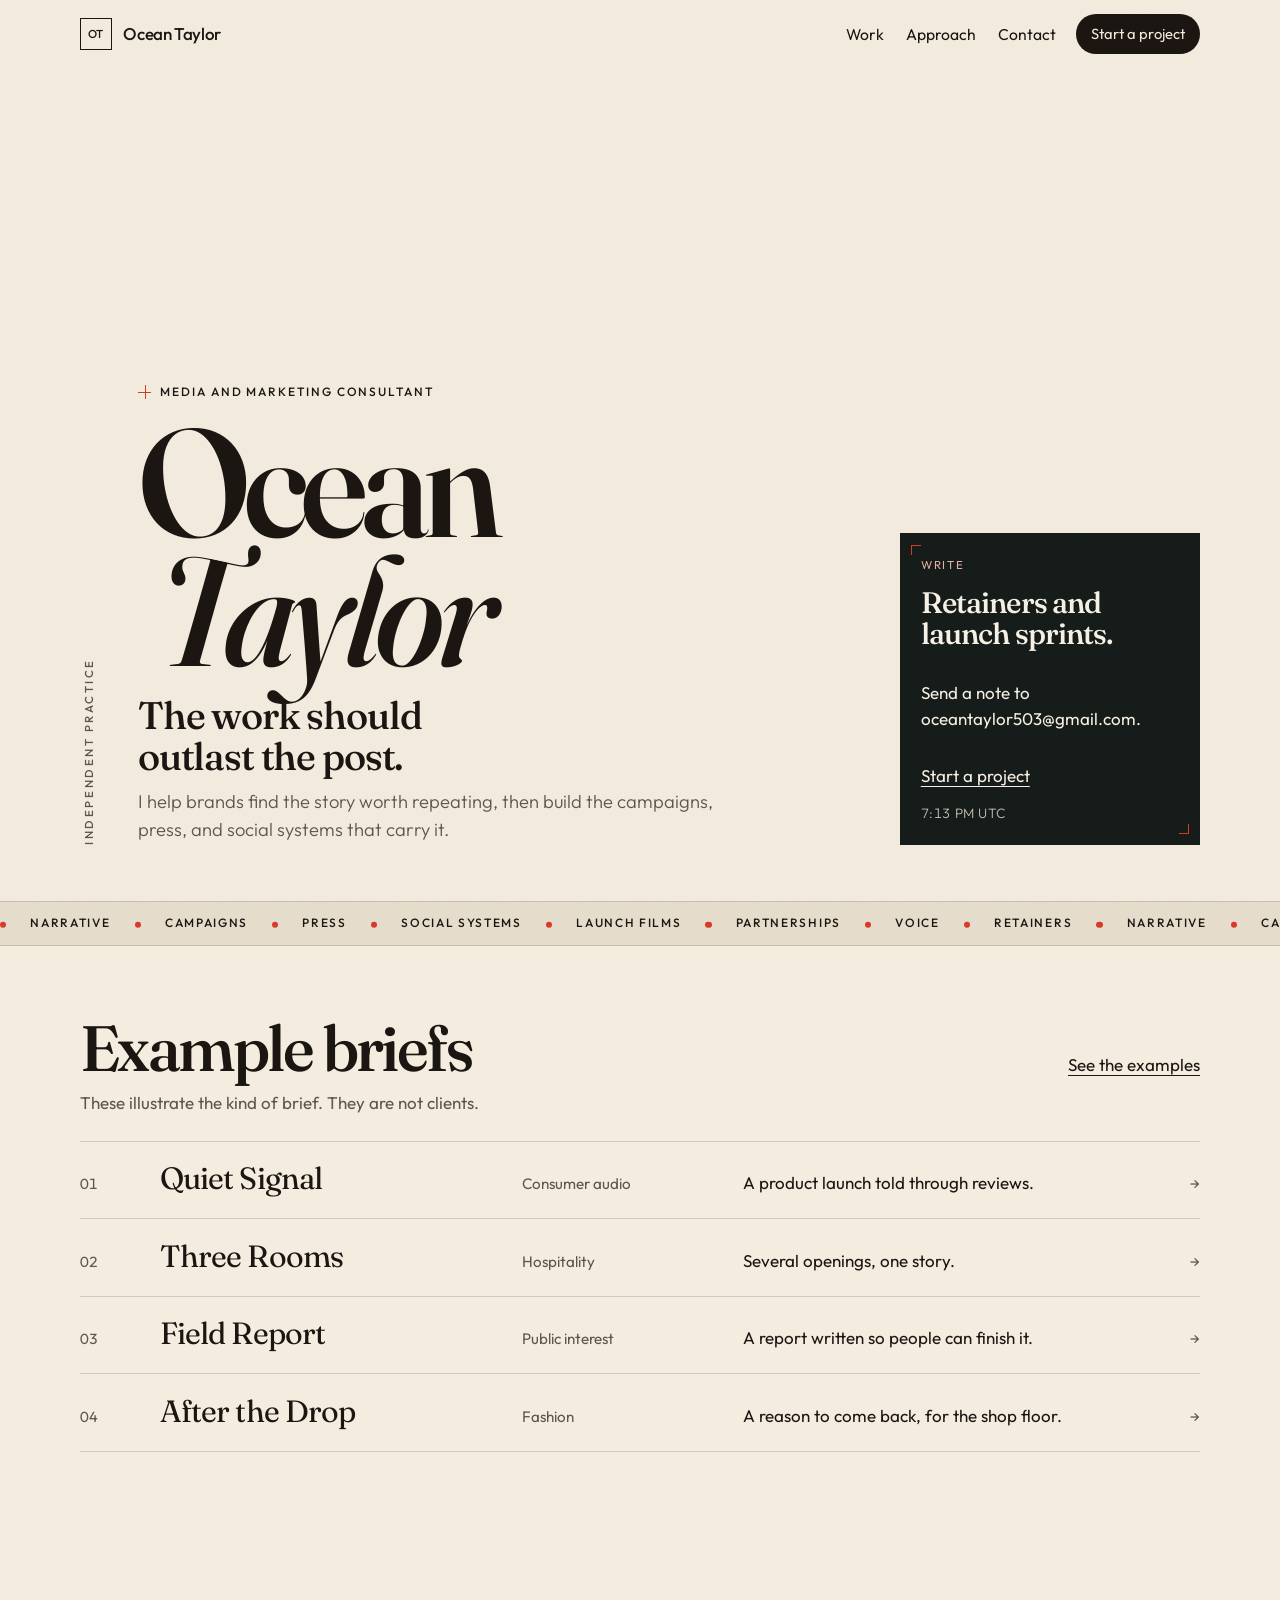
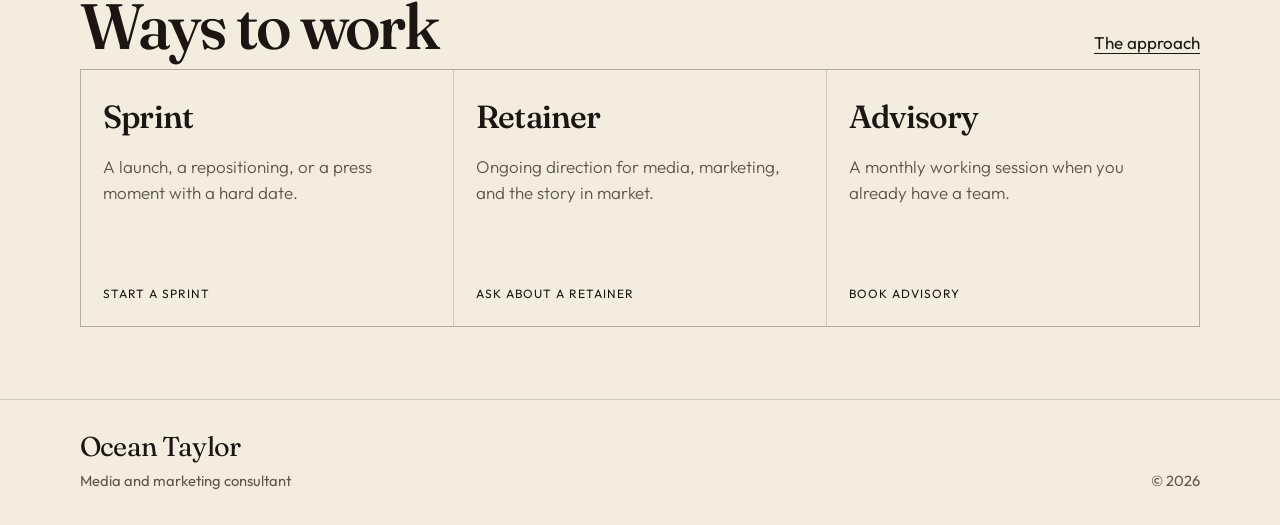
<file: index.html>
<!DOCTYPE html>
<html lang="en">
  <head>
    <meta charset="utf-8" />
    <meta name="viewport" content="width=device-width, initial-scale=1" />
    <title>Ocean Taylor — Media and marketing consultant</title>
    <meta
      name="description"
      content="Ocean Taylor is a media and marketing consultant. Positioning, campaigns, press, and the social systems that keep a story alive."
    />
    <meta name="theme-color" content="#f3ecdf" />
    <link rel="canonical" href="https://ocean-taylor.vercel.app/" />
    <meta property="og:title" content="Ocean Taylor — Media and marketing consultant" />
    <meta
      property="og:description"
      content="Positioning, campaigns, press, and the social systems that keep a story alive."
    />
    <meta property="og:type" content="website" />
    <meta property="og:url" content="https://ocean-taylor.vercel.app/" />
    <meta property="og:image" content="https://ocean-taylor.vercel.app/og.png" />
    <meta name="twitter:card" content="summary_large_image" />
    <link rel="icon" href="/favicon.svg" type="image/svg+xml" />
    <link rel="manifest" href="/site.webmanifest" />
    <link rel="preconnect" href="https://fonts.googleapis.com" />
    <link rel="preconnect" href="https://fonts.gstatic.com" crossorigin />
    <link
      href="https://fonts.googleapis.com/css2?family=Fraunces:ital,opsz,wght@0,9..144,500;0,9..144,560;1,9..144,500&family=Outfit:wght@300;400;500&display=swap"
      rel="stylesheet"
    />
    <link rel="stylesheet" href="/css/styles.css" />
  </head>
  <body class="page-home">
    <a class="skip" href="#main">Skip to content</a>
    <div class="grain" aria-hidden="true"></div>
    <header class="site-header">
      <div class="wrap bar">
        <a class="wordmark" href="/">
          <span class="wordmark-mark">OT</span>
          <span>Ocean Taylor</span>
        </a>
        <button class="nav-toggle" type="button" aria-expanded="false" aria-controls="site-nav">
          Menu
        </button>
        <nav id="site-nav" class="nav-links" aria-label="Primary">
          <a href="/work">Work</a>
          <a href="/approach">Approach</a>
          <a href="/contact">Contact</a>
          <a class="nav-cta" href="/contact">Start a project</a>
        </nav>
        <a class="header-cta" href="/contact">Start a project</a>
      </div>
    </header>
    <main id="main">
      <section class="wrap hero">
        <p class="spine">Independent practice</p>
        <div>
          <p class="eyebrow"><span class="crosshair" aria-hidden="true"></span> Media and marketing consultant</p>
          <h1 class="name">Ocean <em>Taylor</em></h1>
          <p class="statement">The work should outlast the post.</p>
          <p class="lede">
            I help brands find the story worth repeating, then build the campaigns, press, and social systems that carry it.
          </p>
        </div>
        <aside class="booking">
          <p class="booking-kicker">Write</p>
          <p class="booking-title">Retainers and launch sprints.</p>
          <p>Send a note to oceantaylor503@gmail.com.</p>
          <a class="text-link" href="/contact">Start a project</a>
          <p class="clock" id="clock">Your local time</p>
        </aside>
      </section>
      <div class="marquee" aria-hidden="true">
        <div class="marquee-track">
          <span>Narrative</span>
          <span>Campaigns</span>
          <span>Press</span>
          <span>Social systems</span>
          <span>Launch films</span>
          <span>Partnerships</span>
          <span>Voice</span>
          <span>Retainers</span>
          <span>Narrative</span>
          <span>Campaigns</span>
          <span>Press</span>
          <span>Social systems</span>
          <span>Launch films</span>
          <span>Partnerships</span>
          <span>Voice</span>
          <span>Retainers</span>
        </div>
      </div>
      <section class="section wrap" aria-labelledby="work-heading">
        <div class="section-head">
          <h2 id="work-heading">Example briefs</h2>
          <a class="section-link" href="/work">See the examples</a>
        </div>
        <p class="section-note">These illustrate the kind of brief. They are not clients.</p>
        <div class="work-list">
          <a class="work-row" href="/work#quiet-signal">
            <span class="work-index">01</span>
            <span class="work-name">Quiet Signal</span>
            <span class="work-sector">Consumer audio</span>
            <p class="work-blurb">A product launch told through reviews.</p>
            <span class="work-arrow" aria-hidden="true">→</span>
          </a>
          <a class="work-row" href="/work#three-rooms">
            <span class="work-index">02</span>
            <span class="work-name">Three Rooms</span>
            <span class="work-sector">Hospitality</span>
            <p class="work-blurb">Several openings, one story.</p>
            <span class="work-arrow" aria-hidden="true">→</span>
          </a>
          <a class="work-row" href="/work#field-report">
            <span class="work-index">03</span>
            <span class="work-name">Field Report</span>
            <span class="work-sector">Public interest</span>
            <p class="work-blurb">A report written so people can finish it.</p>
            <span class="work-arrow" aria-hidden="true">→</span>
          </a>
          <a class="work-row" href="/work#after-the-drop">
            <span class="work-index">04</span>
            <span class="work-name">After the Drop</span>
            <span class="work-sector">Fashion</span>
            <p class="work-blurb">A reason to come back, for the shop floor.</p>
            <span class="work-arrow" aria-hidden="true">→</span>
          </a>
        </div>
      </section>
      <section class="section wrap" aria-labelledby="ways-heading">
        <div class="section-head">
          <h2 id="ways-heading">Ways to work</h2>
          <a class="section-link" href="/approach">The approach</a>
        </div>
        <div class="offers">
          <a class="offer" href="/contact?intent=sprint">
            <h3>Sprint</h3>
            <p>A launch, a repositioning, or a press moment with a hard date.</p>
            <span>Start a sprint</span>
          </a>
          <a class="offer" href="/contact?intent=retainer">
            <h3>Retainer</h3>
            <p>Ongoing direction for media, marketing, and the story in market.</p>
            <span>Ask about a retainer</span>
          </a>
          <a class="offer" href="/contact?intent=advisory">
            <h3>Advisory</h3>
            <p>A monthly working session when you already have a team.</p>
            <span>Book advisory</span>
          </a>
        </div>
      </section>
    </main>
    <footer class="site-footer">
      <div class="wrap footer-bar">
        <div>
          <p class="footer-name">Ocean Taylor</p>
          <p class="footer-meta">Media and marketing consultant</p>
        </div>
        <p class="footer-meta">© <span id="year">2026</span></p>
      </div>
    </footer>
    <script src="/js/main.js"></script>
  </body>
</html>
</file>
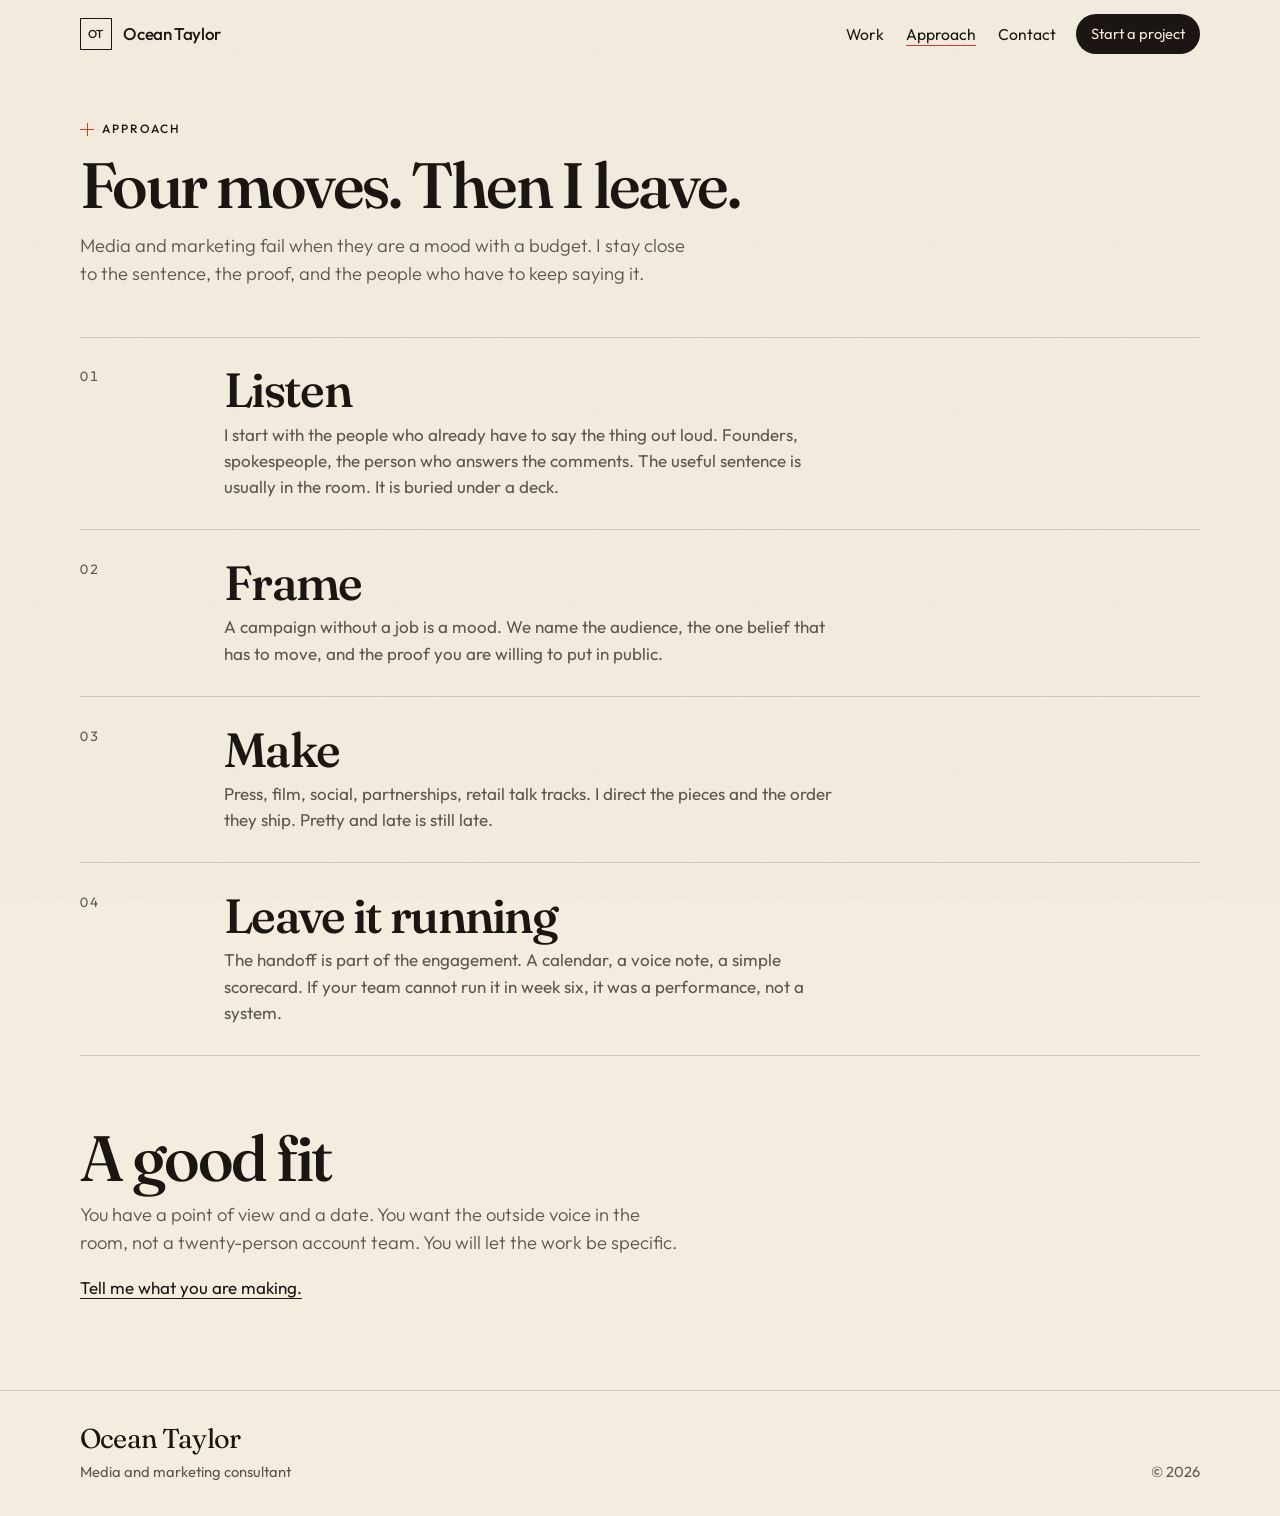
<file: approach/index.html>
<!DOCTYPE html>
<html lang="en">
  <head>
    <meta charset="utf-8" />
    <meta name="viewport" content="width=device-width, initial-scale=1" />
    <title>Approach — Ocean Taylor</title>
    <meta
      name="description"
      content="How Ocean Taylor works: listen, frame, make, and leave the system running."
    />
    <meta name="theme-color" content="#f3ecdf" />
    <link rel="canonical" href="https://ocean-taylor.vercel.app/approach" />
    <meta property="og:title" content="Approach — Ocean Taylor" />
    <meta property="og:description" content="Listen, frame, make, and leave the system running." />
    <meta property="og:type" content="website" />
    <meta property="og:url" content="https://ocean-taylor.vercel.app/approach" />
    <meta property="og:image" content="https://ocean-taylor.vercel.app/og.png" />
    <meta name="twitter:card" content="summary_large_image" />
    <link rel="icon" href="/favicon.svg" type="image/svg+xml" />
    <link rel="manifest" href="/site.webmanifest" />
    <link rel="preconnect" href="https://fonts.googleapis.com" />
    <link rel="preconnect" href="https://fonts.gstatic.com" crossorigin />
    <link
      href="https://fonts.googleapis.com/css2?family=Fraunces:ital,opsz,wght@0,9..144,500;0,9..144,560;1,9..144,500&family=Outfit:wght@300;400;500&display=swap"
      rel="stylesheet"
    />
    <link rel="stylesheet" href="/css/styles.css" />
  </head>
  <body class="page-approach">
    <a class="skip" href="#main">Skip to content</a>
    <div class="grain" aria-hidden="true"></div>
    <header class="site-header">
      <div class="wrap bar">
        <a class="wordmark" href="/">
          <span class="wordmark-mark">OT</span>
          <span>Ocean Taylor</span>
        </a>
        <button class="nav-toggle" type="button" aria-expanded="false" aria-controls="site-nav">
          Menu
        </button>
        <nav id="site-nav" class="nav-links" aria-label="Primary">
          <a href="/work">Work</a>
          <a href="/approach" aria-current="page">Approach</a>
          <a href="/contact">Contact</a>
          <a class="nav-cta" href="/contact">Start a project</a>
        </nav>
        <a class="header-cta" href="/contact">Start a project</a>
      </div>
    </header>
    <main id="main">
      <header class="wrap page-hero">
        <p class="eyebrow"><span class="crosshair" aria-hidden="true"></span> Approach</p>
        <h1 class="page-title">Four moves. Then I leave.</h1>
        <p class="lede">
          Media and marketing fail when they are a mood with a budget. I stay close to the sentence, the proof, and the people who have to keep saying it.
        </p>
      </header>
      <section class="wrap steps" aria-label="Method">
        <article class="step">
          <p class="step-no">01</p>
          <div>
            <h2>Listen</h2>
            <p>
              I start with the people who already have to say the thing out loud. Founders, spokespeople, the person who answers the comments. The useful sentence is usually in the room. It is buried under a deck.
            </p>
          </div>
        </article>
        <article class="step">
          <p class="step-no">02</p>
          <div>
            <h2>Frame</h2>
            <p>
              A campaign without a job is a mood. We name the audience, the one belief that has to move, and the proof you are willing to put in public.
            </p>
          </div>
        </article>
        <article class="step">
          <p class="step-no">03</p>
          <div>
            <h2>Make</h2>
            <p>
              Press, film, social, partnerships, retail talk tracks. I direct the pieces and the order they ship. Pretty and late is still late.
            </p>
          </div>
        </article>
        <article class="step">
          <p class="step-no">04</p>
          <div>
            <h2>Leave it running</h2>
            <p>
              The handoff is part of the engagement. A calendar, a voice note, a simple scorecard. If your team cannot run it in week six, it was a performance, not a system.
            </p>
          </div>
        </article>
      </section>
      <section class="section wrap" aria-labelledby="fit-heading">
        <div class="section-head">
          <h2 id="fit-heading">A good fit</h2>
        </div>
        <p class="lede">
          You have a point of view and a date. You want the outside voice in the room, not a twenty-person account team. You will let the work be specific.
        </p>
        <p><a class="text-link" href="/contact">Tell me what you are making.</a></p>
      </section>
    </main>
    <footer class="site-footer">
      <div class="wrap footer-bar">
        <div>
          <p class="footer-name">Ocean Taylor</p>
          <p class="footer-meta">Media and marketing consultant</p>
        </div>
        <p class="footer-meta">© <span id="year">2026</span></p>
      </div>
    </footer>
    <script src="/js/main.js"></script>
  </body>
</html>
</file>
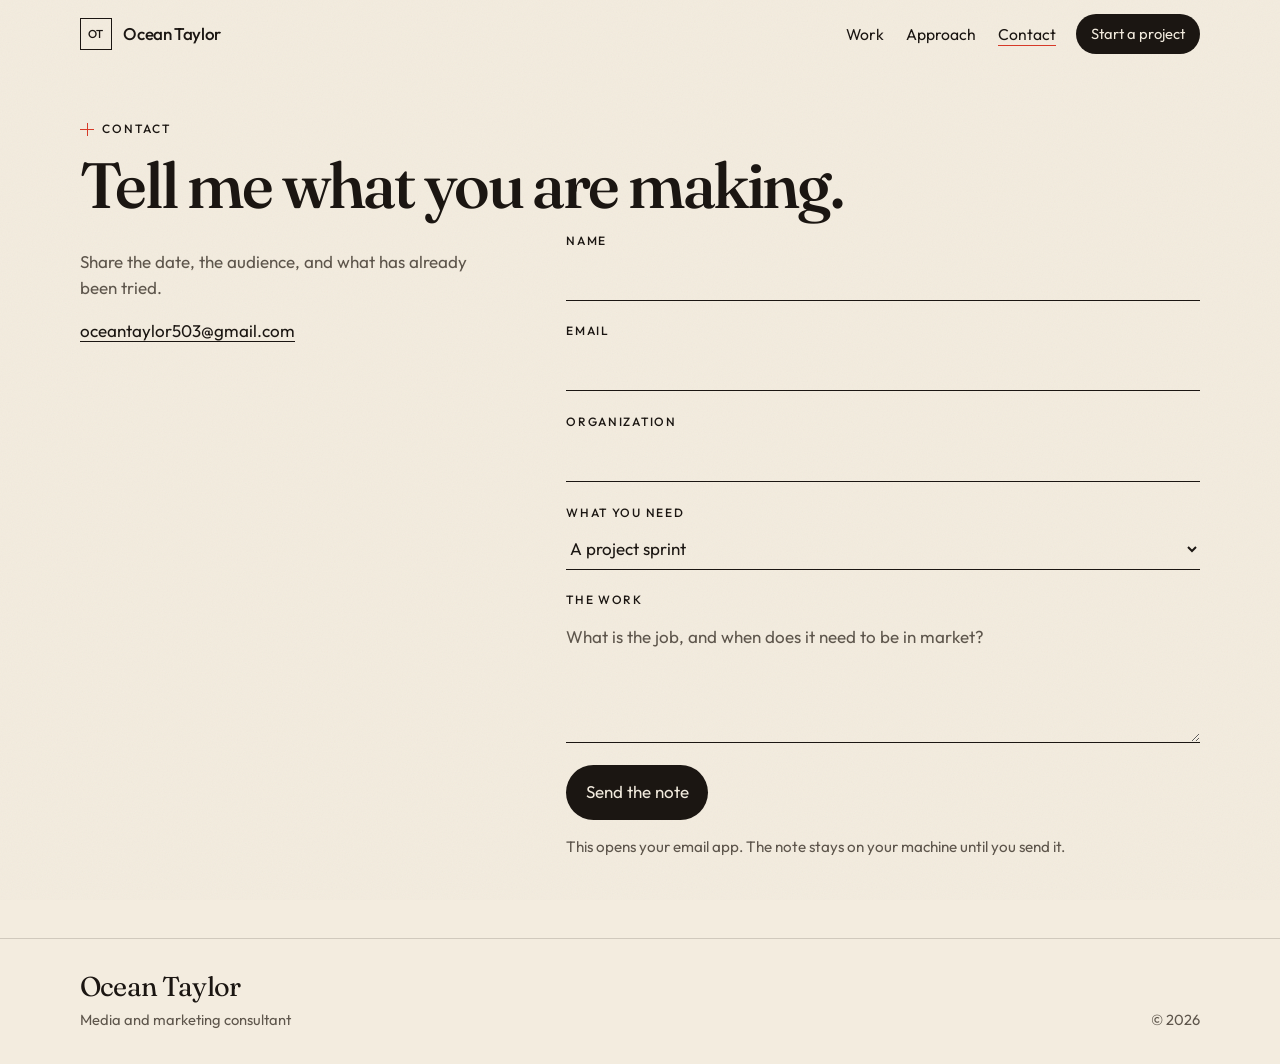
<file: contact/index.html>
<!DOCTYPE html>
<html lang="en">
  <head>
    <meta charset="utf-8" />
    <meta name="viewport" content="width=device-width, initial-scale=1" />
    <title>Contact — Ocean Taylor</title>
    <meta
      name="description"
      content="Start a project with Ocean Taylor, media and marketing consultant."
    />
    <meta name="theme-color" content="#f3ecdf" />
    <link rel="canonical" href="https://ocean-taylor.vercel.app/contact" />
    <meta property="og:title" content="Contact — Ocean Taylor" />
    <meta property="og:description" content="Start a project with Ocean Taylor." />
    <meta property="og:type" content="website" />
    <meta property="og:url" content="https://ocean-taylor.vercel.app/contact" />
    <meta property="og:image" content="https://ocean-taylor.vercel.app/og.png" />
    <meta name="twitter:card" content="summary_large_image" />
    <link rel="icon" href="/favicon.svg" type="image/svg+xml" />
    <link rel="manifest" href="/site.webmanifest" />
    <link rel="preconnect" href="https://fonts.googleapis.com" />
    <link rel="preconnect" href="https://fonts.gstatic.com" crossorigin />
    <link
      href="https://fonts.googleapis.com/css2?family=Fraunces:ital,opsz,wght@0,9..144,500;0,9..144,560;1,9..144,500&family=Outfit:wght@300;400;500&display=swap"
      rel="stylesheet"
    />
    <link rel="stylesheet" href="/css/styles.css" />
  </head>
  <body class="page-contact">
    <a class="skip" href="#main">Skip to content</a>
    <div class="grain" aria-hidden="true"></div>
    <header class="site-header">
      <div class="wrap bar">
        <a class="wordmark" href="/">
          <span class="wordmark-mark">OT</span>
          <span>Ocean Taylor</span>
        </a>
        <button class="nav-toggle" type="button" aria-expanded="false" aria-controls="site-nav">
          Menu
        </button>
        <nav id="site-nav" class="nav-links" aria-label="Primary">
          <a href="/work">Work</a>
          <a href="/approach">Approach</a>
          <a href="/contact" aria-current="page">Contact</a>
          <a class="nav-cta" href="/contact">Start a project</a>
        </nav>
        <a class="header-cta" href="/contact">Start a project</a>
      </div>
    </header>
    <main id="main">
      <header class="wrap page-hero">
        <p class="eyebrow"><span class="crosshair" aria-hidden="true"></span> Contact</p>
        <h1 class="page-title">Tell me what you are making.</h1>
      </header>
      <div class="wrap contact-grid">
        <aside class="contact-aside">
          <p>Share the date, the audience, and what has already been tried.</p>
          <p>
            <a class="text-link" href="mailto:oceantaylor503@gmail.com">oceantaylor503@gmail.com</a>
          </p>
        </aside>
        <form id="note" action="mailto:oceantaylor503@gmail.com" method="post" enctype="text/plain">
          <label class="field">
            <span>Name</span>
            <input name="name" type="text" autocomplete="name" required />
          </label>
          <label class="field">
            <span>Email</span>
            <input name="email" type="email" autocomplete="email" required />
          </label>
          <label class="field">
            <span>Organization</span>
            <input name="organization" type="text" autocomplete="organization" />
          </label>
          <label class="field">
            <span>What you need</span>
            <select name="intent" id="intent">
              <option value="sprint">A project sprint</option>
              <option value="retainer">A retainer</option>
              <option value="advisory">Advisory</option>
              <option value="unsure">Not sure yet</option>
            </select>
          </label>
          <label class="field">
            <span>The work</span>
            <textarea name="message" required placeholder="What is the job, and when does it need to be in market?"></textarea>
          </label>
          <button class="submit" type="submit">Send the note</button>
          <p class="form-note">This opens your email app. The note stays on your machine until you send it.</p>
          <p class="form-status" id="form-status" role="status"></p>
        </form>
      </div>
    </main>
    <footer class="site-footer">
      <div class="wrap footer-bar">
        <div>
          <p class="footer-name">Ocean Taylor</p>
          <p class="footer-meta">Media and marketing consultant</p>
        </div>
        <p class="footer-meta">© <span id="year">2026</span></p>
      </div>
    </footer>
    <script src="/js/main.js"></script>
  </body>
</html>
</file>
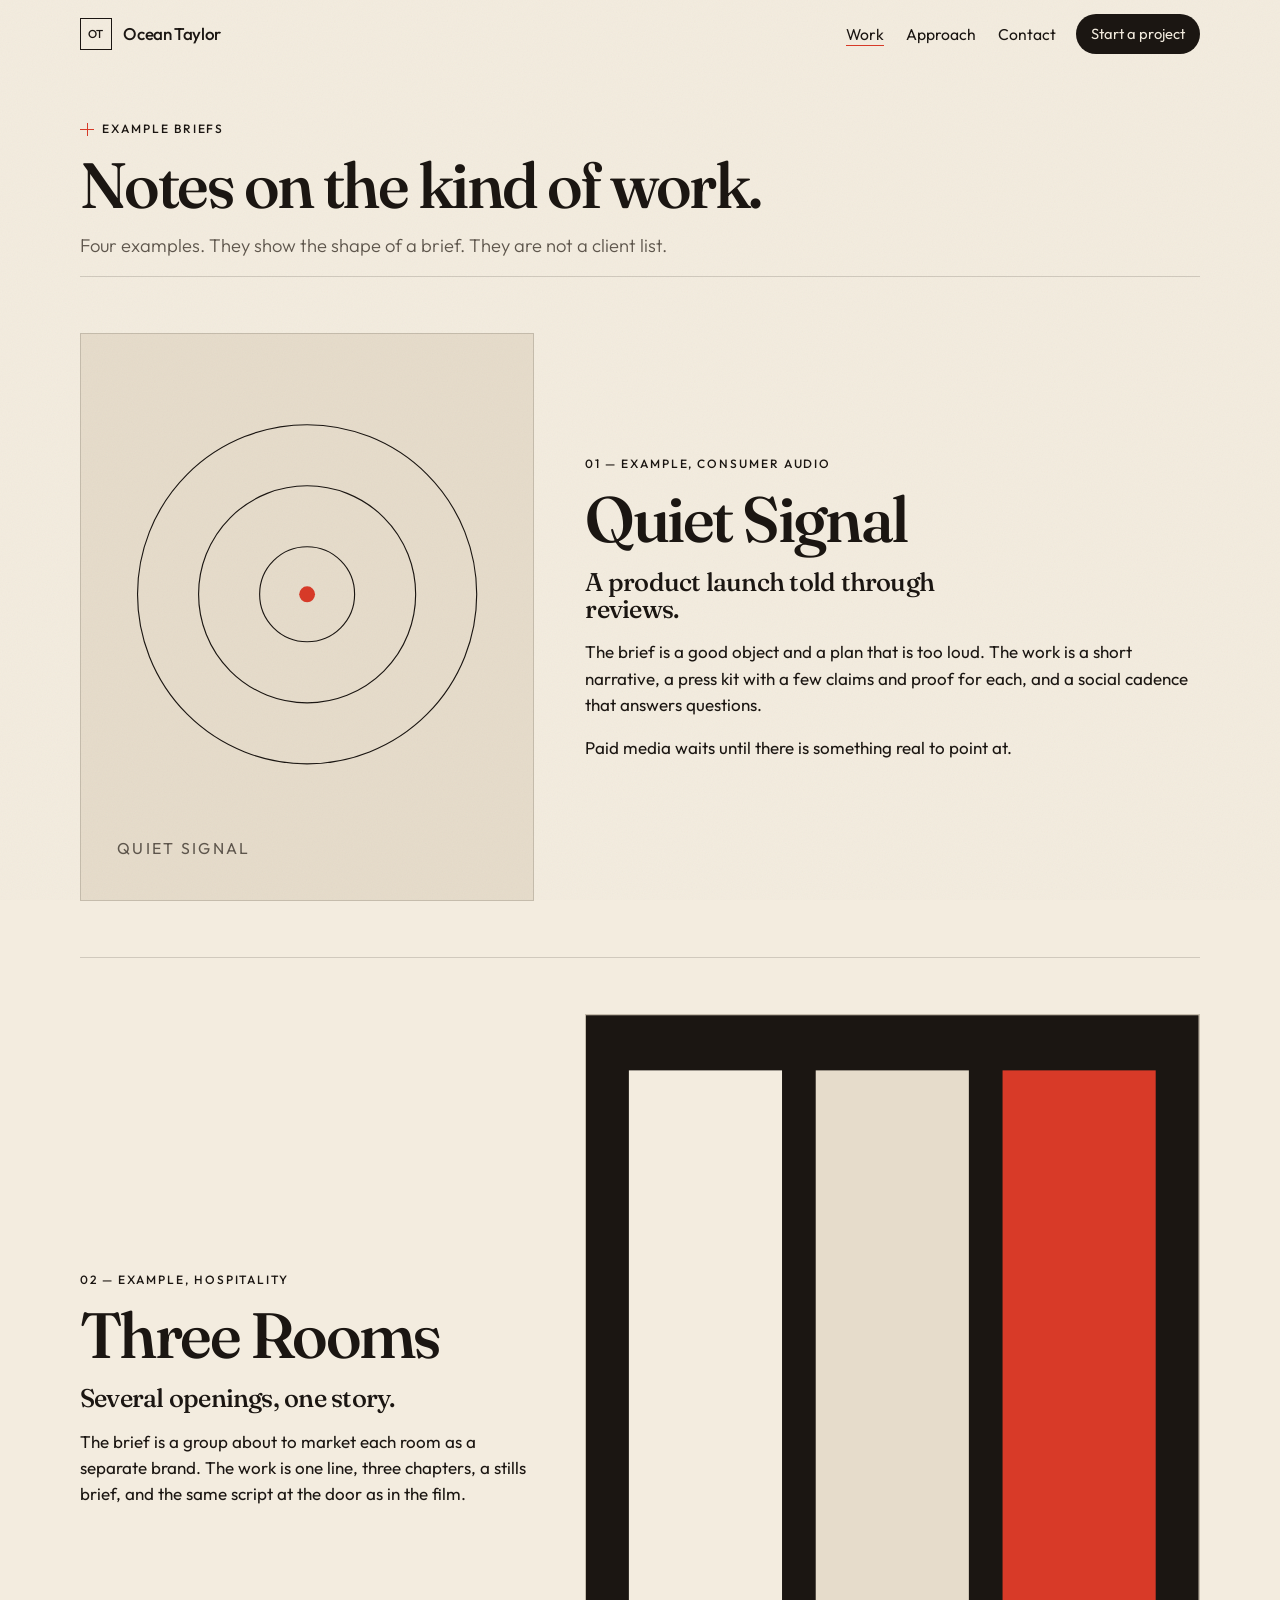
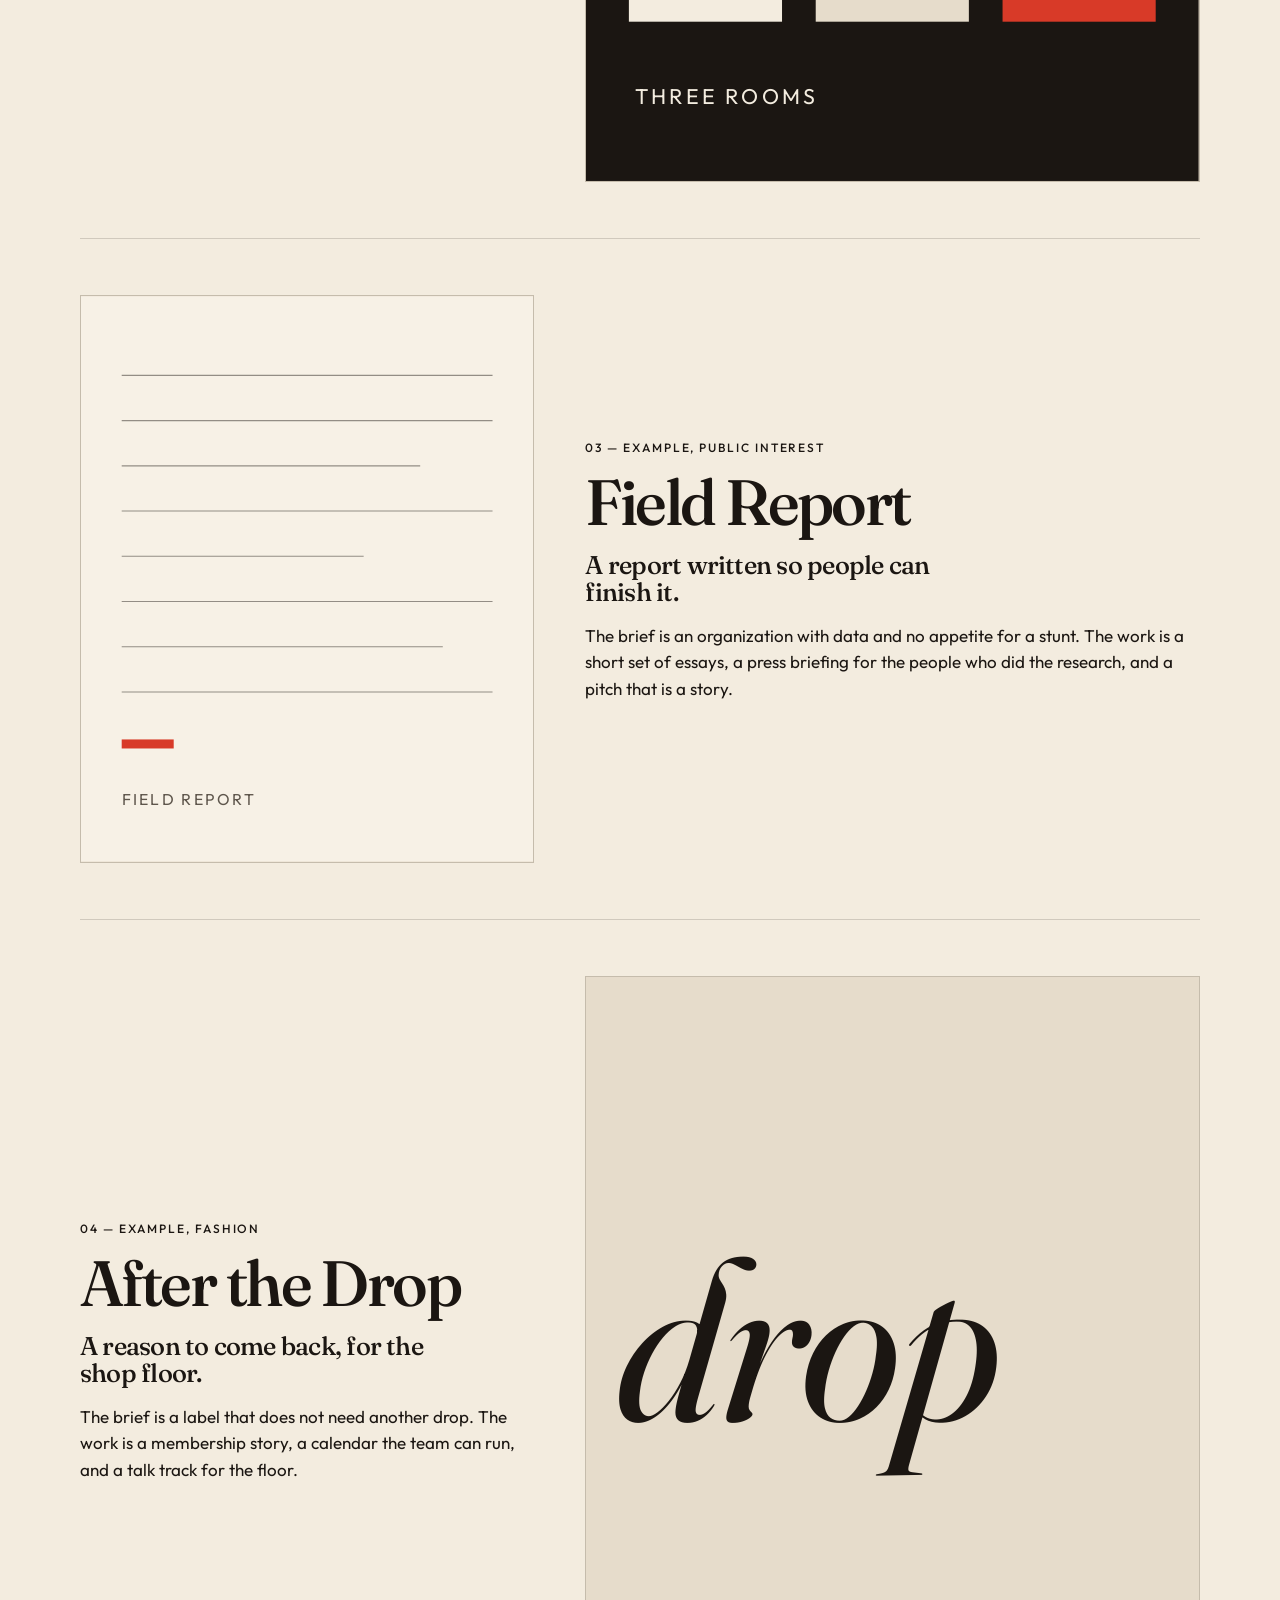
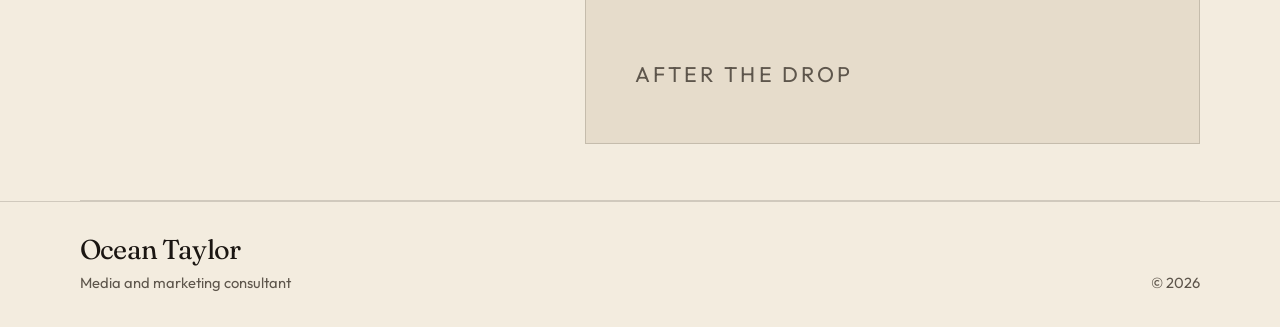
<file: work/index.html>
<!DOCTYPE html>
<html lang="en">
  <head>
    <meta charset="utf-8" />
    <meta name="viewport" content="width=device-width, initial-scale=1" />
    <title>Work — Ocean Taylor</title>
    <meta
      name="description"
      content="Example briefs from Ocean Taylor. They show the shape of the work. They are not a client list."
    />
    <meta name="theme-color" content="#f3ecdf" />
    <link rel="canonical" href="https://ocean-taylor.vercel.app/work" />
    <meta property="og:title" content="Work — Ocean Taylor" />
    <meta property="og:description" content="Example briefs. They show the shape of the work. They are not a client list." />
    <meta property="og:type" content="website" />
    <meta property="og:url" content="https://ocean-taylor.vercel.app/work" />
    <meta property="og:image" content="https://ocean-taylor.vercel.app/og.png" />
    <meta name="twitter:card" content="summary_large_image" />
    <link rel="icon" href="/favicon.svg" type="image/svg+xml" />
    <link rel="manifest" href="/site.webmanifest" />
    <link rel="preconnect" href="https://fonts.googleapis.com" />
    <link rel="preconnect" href="https://fonts.gstatic.com" crossorigin />
    <link
      href="https://fonts.googleapis.com/css2?family=Fraunces:ital,opsz,wght@0,9..144,500;0,9..144,560;1,9..144,500&family=Outfit:wght@300;400;500&display=swap"
      rel="stylesheet"
    />
    <link rel="stylesheet" href="/css/styles.css" />
  </head>
  <body class="page-work">
    <a class="skip" href="#main">Skip to content</a>
    <div class="grain" aria-hidden="true"></div>
    <header class="site-header">
      <div class="wrap bar">
        <a class="wordmark" href="/">
          <span class="wordmark-mark">OT</span>
          <span>Ocean Taylor</span>
        </a>
        <button class="nav-toggle" type="button" aria-expanded="false" aria-controls="site-nav">
          Menu
        </button>
        <nav id="site-nav" class="nav-links" aria-label="Primary">
          <a href="/work" aria-current="page">Work</a>
          <a href="/approach">Approach</a>
          <a href="/contact">Contact</a>
          <a class="nav-cta" href="/contact">Start a project</a>
        </nav>
        <a class="header-cta" href="/contact">Start a project</a>
      </div>
    </header>
    <main id="main">
      <header class="wrap page-hero">
        <p class="eyebrow"><span class="crosshair" aria-hidden="true"></span> Example briefs</p>
        <h1 class="page-title">Notes on the kind of work.</h1>
        <p class="lede">
          Four examples. They show the shape of a brief. They are not a client list.
        </p>
      </header>
      <div class="wrap">
        <article class="case" id="quiet-signal">
          <div class="poster" aria-hidden="true">
            <svg viewBox="0 0 400 500" xmlns="http://www.w3.org/2000/svg">
              <rect width="400" height="500" fill="#e6dccb" />
              <circle cx="200" cy="230" r="150" fill="none" stroke="#1b1612" stroke-width="1" />
              <circle cx="200" cy="230" r="96" fill="none" stroke="#1b1612" stroke-width="1" />
              <circle cx="200" cy="230" r="42" fill="none" stroke="#1b1612" stroke-width="1" />
              <circle cx="200" cy="230" r="7" fill="#d83a28" />
              <text x="32" y="460" fill="#5e564c" font-family="Outfit, sans-serif" font-size="14" letter-spacing="2">
                QUIET SIGNAL
              </text>
            </svg>
          </div>
          <div>
            <p class="eyebrow">01 — Example, consumer audio</p>
            <h2>Quiet Signal</h2>
            <p class="statement">A product launch told through reviews.</p>
            <p>
              The brief is a good object and a plan that is too loud. The work is a short narrative, a press kit with a few claims and proof for each, and a social cadence that answers questions.
            </p>
            <p>Paid media waits until there is something real to point at.</p>
          </div>
        </article>
        <article class="case" id="three-rooms">
          <div class="poster" aria-hidden="true">
            <svg viewBox="0 0 400 500" xmlns="http://www.w3.org/2000/svg">
              <rect width="400" height="500" fill="#1b1612" />
              <rect x="28" y="36" width="100" height="360" fill="#f3ecdf" />
              <rect x="150" y="36" width="100" height="360" fill="#e6dccb" />
              <rect x="272" y="36" width="100" height="360" fill="#d83a28" />
              <text x="32" y="450" fill="#f3ecdf" font-family="Outfit, sans-serif" font-size="14" letter-spacing="2">
                THREE ROOMS
              </text>
            </svg>
          </div>
          <div>
            <p class="eyebrow">02 — Example, hospitality</p>
            <h2>Three Rooms</h2>
            <p class="statement">Several openings, one story.</p>
            <p>
              The brief is a group about to market each room as a separate brand. The work is one line, three chapters, a stills brief, and the same script at the door as in the film.
            </p>
          </div>
        </article>
        <article class="case" id="field-report">
          <div class="poster" aria-hidden="true">
            <svg viewBox="0 0 400 500" xmlns="http://www.w3.org/2000/svg">
              <rect width="400" height="500" fill="#f7f1e6" />
              <g stroke="#1b1612" stroke-width="1" opacity="0.45">
                <line x1="36" y1="70" x2="364" y2="70" />
                <line x1="36" y1="110" x2="364" y2="110" />
                <line x1="36" y1="150" x2="300" y2="150" />
                <line x1="36" y1="190" x2="364" y2="190" />
                <line x1="36" y1="230" x2="250" y2="230" />
                <line x1="36" y1="270" x2="364" y2="270" />
                <line x1="36" y1="310" x2="320" y2="310" />
                <line x1="36" y1="350" x2="364" y2="350" />
              </g>
              <rect x="36" y="392" width="46" height="8" fill="#d83a28" />
              <text x="36" y="450" fill="#5e564c" font-family="Outfit, sans-serif" font-size="14" letter-spacing="2">
                FIELD REPORT
              </text>
            </svg>
          </div>
          <div>
            <p class="eyebrow">03 — Example, public interest</p>
            <h2>Field Report</h2>
            <p class="statement">A report written so people can finish it.</p>
            <p>
              The brief is an organization with data and no appetite for a stunt. The work is a short set of essays, a press briefing for the people who did the research, and a pitch that is a story.
            </p>
          </div>
        </article>
        <article class="case" id="after-the-drop">
          <div class="poster" aria-hidden="true">
            <svg viewBox="0 0 400 500" xmlns="http://www.w3.org/2000/svg">
              <rect width="400" height="500" fill="#e6dccb" />
              <text
                x="20"
                y="290"
                fill="#1b1612"
                font-family="Fraunces, Georgia, serif"
                font-style="italic"
                font-size="148"
              >
                drop
              </text>
              <text x="32" y="460" fill="#5e564c" font-family="Outfit, sans-serif" font-size="14" letter-spacing="2">
                AFTER THE DROP
              </text>
            </svg>
          </div>
          <div>
            <p class="eyebrow">04 — Example, fashion</p>
            <h2>After the Drop</h2>
            <p class="statement">A reason to come back, for the shop floor.</p>
            <p>
              The brief is a label that does not need another drop. The work is a membership story, a calendar the team can run, and a talk track for the floor.
            </p>
          </div>
        </article>
      </div>
    </main>
    <footer class="site-footer">
      <div class="wrap footer-bar">
        <div>
          <p class="footer-name">Ocean Taylor</p>
          <p class="footer-meta">Media and marketing consultant</p>
        </div>
        <p class="footer-meta">© <span id="year">2026</span></p>
      </div>
    </footer>
    <script src="/js/main.js"></script>
  </body>
</html>
</file>
<file: css/styles.css>
:root {
  --paper: #f3ecdf;
  --paper-deep: #e6dccb;
  --ink: #1b1612;
  --muted: #5e564c;
  --line: rgba(27, 22, 18, 0.16);
  --signal: #d83a28;
  --signal-deep: #b42314;
  --night: #161c19;
  --cream: #f7f1e6;
  --serif: "Fraunces", "Iowan Old Style", Palatino, "Palatino Linotype", serif;
  --sans: "Outfit", "Avenir Next", "Segoe UI", sans-serif;
  --gutter: clamp(1.15rem, 3.5vw, 2.5rem);
  --measure: 38rem;
  --header: 4.25rem;
  color-scheme: light;
}

*,
*::before,
*::after {
  box-sizing: border-box;
}

html {
  scroll-behavior: smooth;
}

body.nav-open {
  overflow: hidden;
}

body {
  margin: 0;
  font-family: var(--sans);
  font-size: 1.0625rem;
  font-weight: 400;
  line-height: 1.55;
  color: var(--ink);
  background: var(--paper);
}

img,
svg {
  display: block;
  max-width: 100%;
}

a {
  color: inherit;
}

button,
input,
select,
textarea {
  font: inherit;
  color: inherit;
}

::selection {
  background: var(--signal);
  color: #fff8f3;
}

.skip {
  position: absolute;
  left: 1rem;
  top: -4rem;
  z-index: 80;
  padding: 0.45rem 0.7rem;
  background: var(--ink);
  color: var(--paper);
  text-decoration: none;
}

.skip:focus {
  top: 0.7rem;
}

.grain {
  pointer-events: none;
  position: fixed;
  inset: 0;
  z-index: 70;
  opacity: 0.09;
  mix-blend-mode: multiply;
  background-image: url("data:image/svg+xml;utf8,<svg xmlns='http://www.w3.org/2000/svg' width='180' height='180'><filter id='n'><feTurbulence type='fractalNoise' baseFrequency='0.8' numOctaves='2' stitchTiles='stitch'/></filter><rect width='100%25' height='100%25' filter='url(%23n)' opacity='0.55'/></svg>");
}

.wrap {
  width: min(1120px, calc(100% - var(--gutter) * 2));
  margin-inline: auto;
}

.site-header {
  position: sticky;
  top: 0;
  z-index: 40;
  background: rgba(243, 236, 223, 0.96);
  border-bottom: 1px solid transparent;
}

.site-header.is-scrolled {
  border-bottom-color: var(--line);
}

.bar {
  display: flex;
  align-items: center;
  gap: 1.25rem;
  min-height: var(--header);
}

.nav-open .wordmark {
  position: relative;
  z-index: 50;
}

.wordmark {
  display: inline-flex;
  align-items: center;
  gap: 0.7rem;
  text-decoration: none;
  font-weight: 500;
  letter-spacing: -0.02em;
}

.wordmark-mark {
  display: grid;
  place-items: center;
  width: 2rem;
  height: 2rem;
  border: 1px solid var(--ink);
  font-size: 0.72rem;
  letter-spacing: 0.04em;
}

.nav-toggle {
  display: none;
  margin-left: auto;
  border: 0;
  background: transparent;
  padding: 0.4rem 0;
  letter-spacing: 0.12em;
  text-transform: uppercase;
  font-size: 0.75rem;
  cursor: pointer;
}

.nav-links {
  display: flex;
  align-items: center;
  gap: 1.35rem;
  margin-left: auto;
}

.nav-links a {
  text-decoration: none;
  font-size: 0.98rem;
}

.nav-links a[aria-current="page"] {
  box-shadow: inset 0 -1px 0 var(--signal);
}

.nav-links a.nav-cta {
  display: none;
}

.header-cta {
  text-decoration: none;
  background: var(--ink);
  color: var(--paper);
  border-radius: 999px;
  padding: 0.55rem 0.95rem;
  font-size: 0.92rem;
}

.header-cta:hover,
.header-cta:focus-visible {
  background: var(--signal-deep);
  color: white;
}

.hero {
  display: grid;
  grid-template-columns: auto minmax(0, 1fr) minmax(220px, 300px);
  gap: 2rem 2.5rem;
  align-items: end;
  min-height: calc(100svh - var(--header));
  padding: 1.5rem 0 3.5rem;
}

.spine {
  margin: 0;
  writing-mode: vertical-rl;
  transform: rotate(180deg);
  letter-spacing: 0.22em;
  text-transform: uppercase;
  font-size: 0.72rem;
  font-weight: 500;
  color: var(--muted);
}

.eyebrow {
  display: flex;
  align-items: center;
  gap: 0.55rem;
  margin: 0 0 1rem;
  font-size: 0.75rem;
  font-weight: 500;
  letter-spacing: 0.16em;
  text-transform: uppercase;
}

.crosshair {
  width: 0.85rem;
  height: 0.85rem;
  position: relative;
  flex: none;
}

.crosshair::before,
.crosshair::after {
  content: "";
  position: absolute;
  background: var(--signal);
}

.crosshair::before {
  left: 50%;
  top: 0;
  width: 1px;
  height: 100%;
}

.crosshair::after {
  top: 50%;
  left: 0;
  height: 1px;
  width: 100%;
}

.name {
  margin: 0;
  font-family: var(--serif);
  font-weight: 560;
  font-size: clamp(4.6rem, 12vw, 9.6rem);
  font-optical-sizing: auto;
  line-height: 0.84;
  letter-spacing: -0.045em;
}

.name em {
  display: block;
  font-style: italic;
  font-weight: 500;
  padding-left: 0.12em;
}

.statement {
  margin: 1.25rem 0 0.75rem;
  max-width: 16ch;
  font-family: var(--serif);
  font-weight: 500;
  font-size: clamp(1.8rem, 3vw, 2.5rem);
  line-height: 1.05;
  letter-spacing: -0.03em;
}

.lede {
  max-width: var(--measure);
  margin: 0;
  color: var(--muted);
  font-weight: 300;
  font-size: 1.15rem;
}

.booking {
  position: relative;
  align-self: end;
  display: flex;
  flex-direction: column;
  justify-content: flex-end;
  gap: 0.85rem;
  padding: 1.4rem 1.3rem 1.3rem;
  background: var(--night);
  color: var(--cream);
}

.booking::before,
.booking::after {
  content: "";
  position: absolute;
  width: 10px;
  height: 10px;
  border-color: var(--signal);
  border-style: solid;
}

.booking::before {
  top: 0.7rem;
  left: 0.7rem;
  border-width: 1px 0 0 1px;
}

.booking::after {
  right: 0.7rem;
  bottom: 0.7rem;
  border-width: 0 1px 1px 0;
}

.booking-kicker {
  margin: 0;
  letter-spacing: 0.16em;
  text-transform: uppercase;
  font-size: 0.72rem;
  color: #e7b2aa;
}

.booking-title {
  margin: 0;
  font-family: var(--serif);
  font-size: 1.85rem;
  font-weight: 520;
  line-height: 1.05;
  letter-spacing: -0.03em;
}

.booking p:last-of-type {
  margin: 0;
  color: rgba(247, 241, 230, 0.78);
  font-weight: 300;
}

.booking .text-link {
  color: var(--cream);
}

.clock {
  margin: 0.4rem 0 0;
  font-variant-numeric: tabular-nums;
  letter-spacing: 0.04em;
  font-size: 0.85rem;
  color: rgba(247, 241, 230, 0.62);
}

.marquee {
  overflow: hidden;
  border-block: 1px solid var(--line);
  background: var(--paper-deep);
}

.marquee-track {
  display: flex;
  gap: 1.5rem;
  width: max-content;
  padding: 0.75rem 0;
  animation: ticker 32s linear infinite;
}

.marquee span {
  letter-spacing: 0.14em;
  text-transform: uppercase;
  font-size: 0.75rem;
  font-weight: 500;
}

.marquee span::before {
  content: "";
  display: inline-block;
  width: 0.4rem;
  height: 0.4rem;
  margin-right: 1.5rem;
  background: var(--signal);
  border-radius: 50%;
  transform: translateY(0.05rem);
}

.section {
  padding: 4.5rem 0;
}

.section-head {
  display: flex;
  justify-content: space-between;
  align-items: baseline;
  gap: 1rem;
  margin-bottom: 0.75rem;
}

.section-note {
  margin: 0 0 1.5rem;
  max-width: 36rem;
  color: var(--muted);
}

.section-head h2,
.page-title {
  margin: 0;
  font-family: var(--serif);
  font-weight: 540;
  font-size: clamp(2.4rem, 5vw, 4rem);
  letter-spacing: -0.04em;
  line-height: 0.95;
}

.section-link,
.text-link {
  color: var(--ink);
  text-underline-offset: 0.22em;
}

.work-list {
  border-bottom: 1px solid var(--line);
}

.work-row {
  display: grid;
  grid-template-columns: 3.5rem minmax(0, 1.2fr) minmax(8rem, 0.7fr) minmax(0, 1.5fr) auto;
  gap: 1rem 1.5rem;
  align-items: baseline;
  padding: 1.35rem 0;
  border-top: 1px solid var(--line);
  text-decoration: none;
}

.work-index,
.work-arrow {
  font-variant-numeric: tabular-nums;
  color: var(--muted);
  font-size: 0.92rem;
}

.work-name {
  font-family: var(--serif);
  font-size: clamp(1.6rem, 2.4vw, 2.15rem);
  letter-spacing: -0.03em;
  line-height: 1;
}

.work-sector {
  color: var(--muted);
  font-size: 0.95rem;
}

.work-blurb {
  margin: 0;
  color: var(--ink);
}

.work-row:hover .work-name,
.work-row:focus-visible .work-name {
  color: var(--signal-deep);
}

.work-row:hover .work-arrow,
.work-row:focus-visible .work-arrow {
  color: var(--signal);
  transform: translateX(0.25rem);
}

.work-arrow {
  transition: transform 0.2s ease, color 0.2s ease;
}

.offers {
  display: grid;
  grid-template-columns: repeat(3, 1fr);
  gap: 1px;
  background: var(--line);
  border: 1px solid var(--line);
}

.offer {
  display: flex;
  flex-direction: column;
  gap: 0.75rem;
  min-height: 16rem;
  padding: 1.4rem;
  background: var(--paper);
  text-decoration: none;
}

.offer:hover,
.offer:focus-visible {
  background: var(--night);
  color: var(--cream);
}

.offer:hover p,
.offer:focus-visible p {
  color: rgba(247, 241, 230, 0.76);
}

.offer h3 {
  margin: 0;
  font-family: var(--serif);
  font-size: 2rem;
  font-weight: 540;
  letter-spacing: -0.03em;
}

.offer p {
  margin: 0;
  color: var(--muted);
  font-weight: 300;
}

.offer span {
  margin-top: auto;
  letter-spacing: 0.08em;
  text-transform: uppercase;
  font-size: 0.75rem;
}

.page-hero {
  padding: 3.2rem 0 1rem;
}

.page-hero .lede {
  margin-top: 1rem;
}

.case {
  display: grid;
  grid-template-columns: minmax(220px, 0.85fr) minmax(0, 1.15fr);
  gap: clamp(1.5rem, 4vw, 4rem);
  align-items: center;
  padding: 3.5rem 0;
  border-top: 1px solid var(--line);
}

.case:last-child {
  border-bottom: 1px solid var(--line);
}

.case:nth-child(even) .poster {
  order: 2;
}

.poster {
  aspect-ratio: 4 / 5;
  background: var(--paper-deep);
  border: 1px solid var(--line);
  overflow: hidden;
}

.poster svg {
  width: 100%;
  height: 100%;
}

.case h2 {
  margin: 0.2rem 0 0.6rem;
  font-family: var(--serif);
  font-size: clamp(2.4rem, 5vw, 4.2rem);
  font-weight: 540;
  letter-spacing: -0.04em;
  line-height: 0.92;
}

.case .statement {
  max-width: 22ch;
  font-size: clamp(1.35rem, 2vw, 1.7rem);
}

.case p {
  max-width: 40rem;
}

.steps {
  display: grid;
  gap: 0;
  margin-top: 2rem;
}

.step {
  display: grid;
  grid-template-columns: 7rem minmax(0, 1fr);
  gap: 1rem 2rem;
  padding: 1.8rem 0;
  border-top: 1px solid var(--line);
}

.step:last-child {
  border-bottom: 1px solid var(--line);
}

.step-no {
  margin: 0;
  font-variant-numeric: tabular-nums;
  letter-spacing: 0.14em;
  color: var(--signal-deep);
  font-size: 0.85rem;
}

.step h2 {
  margin: 0 0 0.45rem;
  font-family: var(--serif);
  font-size: clamp(2rem, 4vw, 3rem);
  font-weight: 540;
  letter-spacing: -0.035em;
  line-height: 1;
}

.step p {
  margin: 0;
  max-width: var(--measure);
  color: var(--muted);
}

.contact-grid {
  display: grid;
  grid-template-columns: minmax(0, 0.8fr) minmax(0, 1.2fr);
  gap: clamp(2rem, 5vw, 5rem);
  padding-bottom: 4rem;
}

.contact-aside p {
  color: var(--muted);
  max-width: 28rem;
}

.field {
  display: flex;
  flex-direction: column;
  gap: 0.35rem;
  margin-bottom: 1.35rem;
}

.field span {
  font-size: 0.75rem;
  letter-spacing: 0.14em;
  text-transform: uppercase;
  font-weight: 500;
}

.field input,
.field select,
.field textarea {
  width: 100%;
  border: 0;
  border-bottom: 1px solid var(--ink);
  background: transparent;
  padding: 0.55rem 0;
  border-radius: 0;
  outline: none;
}

.field textarea {
  min-height: 8rem;
  resize: vertical;
}

.field textarea::placeholder {
  color: var(--muted);
  opacity: 1;
}

.field input:focus,
.field select:focus,
.field textarea:focus {
  border-bottom-color: var(--signal);
  box-shadow: 0 1px 0 var(--signal);
}

.submit {
  appearance: none;
  border: 0;
  cursor: pointer;
  background: var(--ink);
  color: var(--paper);
  padding: 0.9rem 1.2rem;
  border-radius: 999px;
}

.submit:hover,
.submit:focus-visible {
  background: var(--signal-deep);
  color: white;
}

.form-note,
.form-status {
  color: var(--muted);
  font-size: 0.95rem;
}

.form-status:empty {
  display: none;
}

.form-status {
  margin-top: 1rem;
  color: var(--ink);
}

.site-footer {
  border-top: 1px solid var(--line);
  padding: 1.6rem 0 2rem;
}

.footer-bar {
  display: flex;
  justify-content: space-between;
  gap: 1rem;
  align-items: end;
}

.footer-name {
  margin: 0;
  font-family: var(--serif);
  font-size: 1.7rem;
  letter-spacing: -0.03em;
}

.footer-meta {
  margin: 0.15rem 0 0;
  color: var(--muted);
  font-size: 0.92rem;
}

.missing {
  min-height: calc(100svh - var(--header) - 8rem);
  display: grid;
  align-content: center;
  padding: 4rem 0;
}

.missing h1 {
  margin: 0;
  font-family: var(--serif);
  font-size: clamp(3.5rem, 10vw, 8rem);
  line-height: 0.88;
  letter-spacing: -0.045em;
}

a:focus-visible,
button:focus-visible,
input:focus-visible,
select:focus-visible,
textarea:focus-visible {
  outline: 2px solid var(--signal);
  outline-offset: 3px;
}

@media (max-width: 900px) {
  .hero,
  .case,
  .contact-grid,
  .offers,
  .work-row {
    grid-template-columns: 1fr;
  }

  .case:nth-child(even) .poster {
    order: 0;
  }

  .spine {
    writing-mode: horizontal-tb;
    transform: none;
  }

  .hero {
    min-height: 0;
    padding-top: 2rem;
  }

  .booking {
    min-height: 0;
  }

  .work-blurb {
    grid-column: 1;
  }

  .step {
    grid-template-columns: 1fr;
    gap: 0.4rem;
  }

  .offers {
    grid-template-columns: 1fr;
  }
}

@media (max-width: 760px) {
  .nav-toggle {
    display: inline-flex;
    position: relative;
    z-index: 50;
  }

  .header-cta {
    display: none;
  }

  .nav-links {
    position: fixed;
    inset: 0;
    margin: 0;
    padding: 6rem var(--gutter) 3rem;
    flex-direction: column;
    align-items: flex-start;
    justify-content: flex-end;
    gap: 0.4rem;
    background: var(--paper);
    transform: translateY(-102%);
    visibility: hidden;
  }

  .nav-open .nav-links {
    transform: none;
    visibility: visible;
  }

  .nav-links a {
    font-family: var(--serif);
    font-size: clamp(2.6rem, 12vw, 4rem);
    letter-spacing: -0.04em;
    line-height: 1.05;
  }

  .nav-links a.nav-cta {
    display: inline;
  }

  .footer-bar {
    flex-direction: column;
    align-items: flex-start;
  }
}

@media (prefers-reduced-motion: reduce) {
  html {
    scroll-behavior: auto;
  }

  .marquee-track,
  .work-arrow {
    animation: none;
    transition: none;
  }
}

@keyframes ticker {
  from {
    transform: translateX(0);
  }
  to {
    transform: translateX(-50%);
  }
}

@view-transition {
  navigation: auto;
}
</file>
